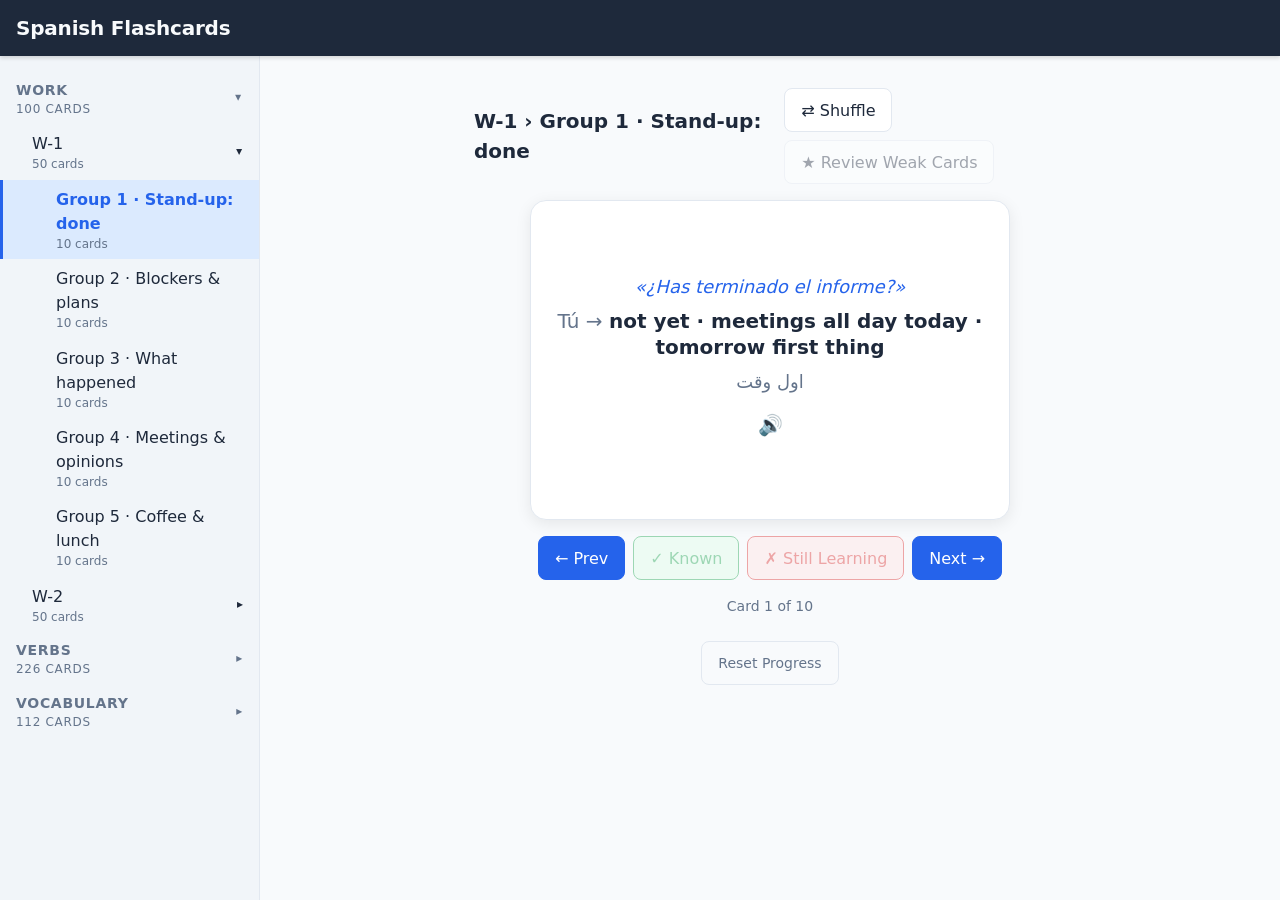
<file: index.html>
<!DOCTYPE html>
<html lang="en">
<head>
  <meta charset="UTF-8">
  <meta name="viewport" content="width=device-width, initial-scale=1.0">
  <title>Spanish Flashcards</title>
  <link rel="stylesheet" href="style.css?v=2">
</head>
<body>

  <header class="app-header">
    <h1 class="app-header__title">Spanish Flashcards</h1>
    <button class="btn btn--nav-toggle" id="nav-toggle" aria-expanded="false" aria-controls="navigator">
      ☰ Decks
    </button>
  </header>

  <div class="app-layout">

    <!-- Navigator: category/subcategory tree, built dynamically by app.js -->
    <nav id="navigator" class="nav" aria-label="Deck navigation">
      <!-- Populated by renderNavigator() -->
    </nav>

    <!-- Mobile nav backdrop overlay -->
    <div id="nav-backdrop" class="nav-backdrop" aria-hidden="true"></div>

    <!-- Viewport: active card and all study controls -->
    <main id="viewport" class="viewport">

      <!-- Deck header: title, review button, shuffle toggle -->
      <div class="deck-header">
        <h2 class="deck-header__title" id="deck-title">
          <!-- Populated by activateDeck() -->
        </h2>
        <div class="deck-header__controls">
          <button
            class="btn btn--shuffle"
            id="btn-shuffle"
            aria-pressed="false"
            title="Shuffle cards"
          >
            ⇄ Shuffle
          </button>
          <button
            class="btn btn--review"
            id="btn-review"
            title="No cards marked as Still Learning in this deck"
          >
            ★ Review Weak Cards
          </button>
        </div>
      </div>

      <!-- Review mode label -->
      <div class="review-mode-label" id="review-mode-label" hidden>
        Review Mode
      </div>

      <!-- Flippable card -->
      <div class="card" id="card" role="button" tabindex="0" aria-label="Flashcard — click or press Space to flip">
        <div class="card__inner">
          <div class="card__front">
            <!-- Front text populated by renderCard() -->
            <p class="card__context" id="card-context" lang="es" hidden></p>
            <p class="card__text" id="card-front-text"></p>
            <p class="card__front-example" id="card-front-example"></p>
            <p class="card__fa" id="card-front-fa" lang="fa" dir="rtl" hidden></p>
            <button class="btn btn--speaker" id="btn-speaker" data-face="front" aria-label="Hear the Spanish" title="Hear the Spanish">
              🔊
            </button>
          </div>
          <div class="card__back">
            <!-- Back text and optional fields populated by renderCard() -->
            <p class="card__text" id="card-back-text"></p>
            <p class="card__example" id="card-example"></p>
            <p class="card__translation" id="card-translation"></p>
            <ul class="card__fa-list" id="card-back-fa" hidden></ul>
            <button class="btn btn--speaker" id="btn-speaker-back" data-face="back" aria-label="Hear the Spanish answer" title="Hear the Spanish answer">
              🔊
            </button>
          </div>
        </div>
      </div>

      <!-- Controls bar: Prev, Next, Known, Still Learning -->
      <div class="controls" id="controls">
        <button class="btn btn--nav-card" id="btn-prev" aria-label="Previous card">
          ← Prev
        </button>
        <button class="btn btn--known" id="btn-known" disabled aria-label="Mark as known">
          ✓ Known
        </button>
        <button class="btn btn--learning" id="btn-learning" disabled aria-label="Mark as still learning">
          ✗ Still Learning
        </button>
        <button class="btn btn--nav-card" id="btn-next" aria-label="Next card">
          Next →
        </button>
      </div>

      <!-- Progress indicator: "Card N of M" -->
      <p class="progress-indicator" id="progress-indicator" aria-live="polite">
        <!-- Populated by renderProgressIndicator() -->
      </p>

      <!-- Reset Progress button -->
      <div class="reset-area">
        <button class="btn btn--reset" id="btn-reset" title="Clear all progress for all decks">
          Reset Progress
        </button>
      </div>

    </main>

  </div>

  <!-- Error region: shown when cards.json fails to load -->
  <div id="error-message" class="error-message" hidden role="alert">
    <!-- Populated by renderError() -->
  </div>

  <script defer src="app.js?v=2"></script>
</body>
</html>
</file>
<file: style.css>
/* ============================================================
   Spanish Flashcard App — style.css
   Mobile-first, vanilla CSS, no external dependencies
   ============================================================ */

/* ------------------------------------------------------------
   1. Custom Properties (design tokens)
   ------------------------------------------------------------ */
:root {
  /* Colors */
  --color-primary:   #2563eb;
  --color-primary-hover: #1d4ed8;
  --color-bg:        #f8fafc;
  --color-card:      #ffffff;
  --color-text:      #1e293b;
  --color-text-muted:#64748b;
  --color-known:     #16a34a;
  --color-known-bg:  #dcfce7;
  --color-learning:  #dc2626;
  --color-learning-bg:#fee2e2;
  --color-due:       #b45309;
  --color-due-bg:    #fef3c7;
  --color-border:    #e2e8f0;
  --color-header-bg: #1e293b;
  --color-header-text:#f8fafc;
  --color-nav-bg:    #f1f5f9;
  --color-nav-active:#dbeafe;
  --color-overlay:   rgba(0, 0, 0, 0.4);

  /* Spacing */
  --space-xs:  4px;
  --space-sm:  8px;
  --space-md:  16px;
  --space-lg:  24px;
  --space-xl:  32px;
  --space-2xl: 48px;

  /* Radii */
  --radius-card:   16px;
  --radius-btn:    8px;
  --radius-badge:  12px;
  --radius-sm:     4px;

  /* Typography */
  --font-base:  system-ui, -apple-system, sans-serif;
  --text-sm:    0.875rem;
  --text-base:  1rem;
  --text-lg:    1.125rem;
  --text-xl:    1.25rem;
  --text-2xl:   1.5rem;
  --text-3xl:   2rem;

  /* Card flip */
  --flip-duration: 400ms;
  --card-perspective: 1000px;

  /* Layout */
  --nav-width: 260px;
  --header-height: 56px;
}

/* ------------------------------------------------------------
   2. Reset & Base
   ------------------------------------------------------------ */
*, *::before, *::after {
  box-sizing: border-box;
  margin: 0;
  padding: 0;
}

html {
  font-size: 16px; /* base — satisfies Req 12.4 */
}

body {
  font-family: var(--font-base);
  font-size: var(--text-base);
  color: var(--color-text);
  background: var(--color-bg);
  min-height: 100vh;
  line-height: 1.5;
}

button {
  font-family: inherit;
  font-size: var(--text-base);
  cursor: pointer;
  border: none;
  background: none;
}

/* ------------------------------------------------------------
   3. App Header
   ------------------------------------------------------------ */
.app-header {
  position: sticky;
  top: 0;
  z-index: 100;
  display: flex;
  align-items: center;
  justify-content: space-between;
  height: var(--header-height);
  padding: 0 var(--space-md);
  background: var(--color-header-bg);
  color: var(--color-header-text);
  box-shadow: 0 2px 4px rgba(0,0,0,0.15);
}

.app-header__title {
  font-size: var(--text-xl);
  font-weight: 700;
  letter-spacing: -0.01em;
}

/* ------------------------------------------------------------
   4. App Layout — mobile-first (375px base)
   ------------------------------------------------------------ */
.app-layout {
  display: flex;
  flex-direction: column;
  min-height: calc(100vh - var(--header-height));
}

/* ------------------------------------------------------------
   5. Navigator — mobile: off-canvas overlay
   ------------------------------------------------------------ */
.nav {
  position: fixed;
  top: var(--header-height);
  left: 0;
  bottom: 0;
  width: var(--nav-width);
  background: var(--color-nav-bg);
  border-right: 1px solid var(--color-border);
  overflow-y: auto;
  padding: var(--space-md) 0;
  z-index: 90;

  /* Hidden off-screen by default on mobile */
  transform: translateX(-100%);
  transition: transform 240ms ease;
}

/* Nav open state (toggled by JS adding .nav--open) */
.nav--open {
  transform: translateX(0);
}

/* Backdrop overlay when nav is open on mobile */
.nav-backdrop {
  display: none;
  position: fixed;
  inset: 0;
  background: var(--color-overlay);
  z-index: 80;
}

.nav-backdrop--visible {
  display: block;
}

/* Category rows */
.nav__category {
  padding: var(--space-sm) var(--space-md);
  font-weight: 600;
  font-size: var(--text-sm);
  text-transform: uppercase;
  letter-spacing: 0.05em;
  color: var(--color-text-muted);
  cursor: pointer;
  display: flex;
  align-items: center;
  justify-content: space-between;
  user-select: none;
  min-height: 44px; /* touch target */
}

.nav__category::after {
  content: '▸';
  font-size: 0.75rem;
  transition: transform 200ms ease;
}

.nav__category--open::after {
  transform: rotate(90deg);
}

/* Subcategory list — hidden until category is open */
.nav__subcategory-list {
  display: none;
  list-style: none;
}

.nav__category--open + .nav__subcategory-list {
  display: block;
}

/* Subcategory rows */
.nav__subcategory {
  display: flex;
  align-items: flex-start;
  justify-content: space-between;
  padding: var(--space-sm) var(--space-md) var(--space-sm) var(--space-xl);
  font-size: var(--text-base);
  color: var(--color-text);
  cursor: pointer;
  min-height: 44px; /* touch target */
  transition: background 150ms ease;
}

.nav__subcategory:hover {
  background: var(--color-border);
}

/* Don't apply hover background to the whole expandable wrapper — only its header row */
.nav__subcategory--expandable:hover {
  background: none;
}

.nav__subcategory--expandable > .nav__label:hover {
  background: var(--color-border);
}

.nav__subcategory--active {
  background: var(--color-nav-active);
  color: var(--color-primary);
  font-weight: 600;
  border-left: 3px solid var(--color-primary);
  padding-left: calc(var(--space-xl) - 3px);
}

/* Expandable subcategory (main sections like P-A1-1) */
.nav__subcategory--expandable {
  flex-direction: column;  /* stack: header row on top, subdeck list below */
  align-items: stretch;
  padding: 0;              /* padding moved to the inner header row */
}

/* Inner header row for expandable items (holds the label + arrow) */
.nav__subcategory--expandable > .nav__label {
  display: flex;
  flex-direction: column;
  padding: var(--space-sm) var(--space-md) var(--space-sm) var(--space-xl);
  min-height: 44px;
  justify-content: center;
  position: relative;
}

.nav__subcategory--expandable > .nav__label::after {
  content: '▸';
  font-size: 0.75rem;
  transition: transform 200ms ease;
  position: absolute;
  right: var(--space-md);
  top: 50%;
  transform: translateY(-50%);
}

.nav__subcategory--open > .nav__label::after {
  transform: translateY(-50%) rotate(90deg);
}

/* Sub-deck list (for groups within sections) */
.nav__subdeck-list {
  display: none;
  list-style: none;
}

.nav__subcategory--open .nav__subdeck-list {
  display: block;
}

/* Sub-deck rows (Group 1, Group 2, etc.) — indented one level deeper than sections */
.nav__subdeck {
  display: flex;
  align-items: flex-start;
  justify-content: space-between;
  padding: var(--space-sm) var(--space-md) var(--space-sm) calc(var(--space-xl) + var(--space-lg));
  font-size: var(--text-base);
  color: var(--color-text);
  cursor: pointer;
  min-height: 44px; /* touch target */
  transition: background 150ms ease;
}

.nav__subdeck:hover {
  background: var(--color-border);
}

.nav__subdeck--active {
  background: var(--color-nav-active);
  color: var(--color-primary);
  font-weight: 600;
  border-left: 3px solid var(--color-primary);
  padding-left: calc(var(--space-xl) + var(--space-lg) - 3px);
}

/* Badge group inside nav subcategory */
.nav__badges {
  display: flex;
  gap: var(--space-xs);
  flex-shrink: 0;
  padding-top: 2px; /* nudge badges to align with the name text */
}

/* Label wrapper — stacks name above count */
.nav__label {
  display: flex;
  flex-direction: column;
  align-items: flex-start;
  gap: 1px;
  min-width: 0;
  flex: 1; /* take available space, leaving room for the arrow */
}

/* Card count label beneath subcategory and category names */
.nav__count {
  font-size: 0.75rem;
  color: var(--color-text-muted);
  font-weight: 400;
  line-height: 1.2;
}

/* ------------------------------------------------------------
   6. Badges
   ------------------------------------------------------------ */
.badge {
  display: inline-flex;
  align-items: center;
  justify-content: center;
  min-width: 22px;
  height: 20px;
  padding: 0 var(--space-xs);
  border-radius: var(--radius-badge);
  font-size: 0.75rem;
  font-weight: 600;
  line-height: 1;
}

.badge--known {
  background: var(--color-known-bg);
  color: var(--color-known);
}

.badge--learning {
  background: var(--color-learning-bg);
  color: var(--color-learning);
}

/* Group due for review (spaced practice hint) */
.badge--due {
  background: var(--color-due-bg);
  color: var(--color-due);
}

.nav__due {
  color: var(--color-due);
  font-weight: 600;
}

/* ------------------------------------------------------------
   7. Viewport — main study area
   ------------------------------------------------------------ */
.viewport {
  flex: 1;
  display: flex;
  flex-direction: column;
  align-items: center;
  padding: var(--space-lg) var(--space-md);
  gap: var(--space-md);
  max-width: 640px;
  width: 100%;
  margin: 0 auto;
}

/* ------------------------------------------------------------
   8. Deck Header
   ------------------------------------------------------------ */
.deck-header {
  width: 100%;
  display: flex;
  flex-direction: column;
  gap: var(--space-sm);
  align-items: flex-start;
}

.deck-header__title {
  font-size: var(--text-xl);
  font-weight: 700;
  color: var(--color-text);
}

.deck-header__controls {
  display: flex;
  gap: var(--space-sm);
  flex-wrap: wrap;
}

/* Review mode label */
.review-mode-label {
  width: 100%;
  text-align: center;
  font-size: var(--text-sm);
  font-weight: 600;
  color: var(--color-primary);
  background: var(--color-nav-active);
  border: 1px solid var(--color-primary);
  border-radius: var(--radius-sm);
  padding: var(--space-xs) var(--space-sm);
}

/* ------------------------------------------------------------
   9. Card — 3D flip
   ------------------------------------------------------------ */
.card {
  width: 100%;
  max-width: 480px;
  perspective: var(--card-perspective); /* Req 4.3 */
  cursor: pointer;
  outline: none;
}

.card:focus-visible {
  outline: 3px solid var(--color-primary);
  outline-offset: 4px;
  border-radius: var(--radius-card);
}

/* Both faces share one grid cell, so the card keeps a 3:2 shape for short
   content but grows to fit the longer face instead of clipping it */
.card__inner {
  display: grid;
  width: 100%;
  aspect-ratio: 3 / 2;
  transform-style: preserve-3d;           /* Req 4.3 */
  transition: transform var(--flip-duration) ease; /* 400ms — within 300–500ms range, Req 4.4 */
  border-radius: var(--radius-card);
}

/* Flipped state */
.card--flipped .card__inner {
  transform: rotateY(180deg);
}

.card__front,
.card__back {
  grid-area: 1 / 1;
  display: flex;
  flex-direction: column;
  align-items: center;
  justify-content: center;
  gap: var(--space-sm);
  padding: var(--space-lg);
  background: var(--color-card);
  border-radius: var(--radius-card);
  border: 1px solid var(--color-border);
  box-shadow: 0 4px 16px rgba(0,0,0,0.08);
  backface-visibility: hidden;            /* Req 4.3 */
  -webkit-backface-visibility: hidden;
}

.card__back {
  transform: rotateY(180deg);             /* Req 4.3 */
}

.card__text {
  font-size: var(--text-2xl);
  font-weight: 700;
  text-align: center;
  color: var(--color-text);
  line-height: 1.3;
}

.card__example {
  font-size: var(--text-base);
  color: var(--color-text-muted);
  text-align: center;
  font-style: italic;
}

.card__front-example {
  font-size: var(--text-base);
  color: var(--color-text-muted);
  text-align: center;
  font-style: italic;
}

.card__translation {
  font-size: var(--text-sm);
  color: var(--color-text-muted);
  text-align: center;
}

/* Dialogue cards: a colleague's line in Spanish, then what you want to say */
.card__context {
  font-size: var(--text-lg);
  font-style: italic;
  color: var(--color-primary);
  text-align: center;
}

.card--dialogue .card__front .card__text {
  font-size: var(--text-xl);
}

.card--dialogue .card__front .card__text::before {
  content: 'Tú → ';
  color: var(--color-text-muted);
  font-weight: 500;
}

/* Persian equivalents of key expressions */
.card__fa {
  font-size: var(--text-lg);
  color: var(--color-text-muted);
  text-align: center;
}

.card__fa-list {
  list-style: none;
  font-size: var(--text-sm);
  color: var(--color-text-muted);
  text-align: center;
}

.card__fa-list [lang="fa"] {
  font-size: var(--text-base);
}

/* ------------------------------------------------------------
   10. Controls Bar
   ------------------------------------------------------------ */
.controls {
  display: flex;
  gap: var(--space-sm);
  flex-wrap: wrap;
  justify-content: center;
  width: 100%;
}

/* ------------------------------------------------------------
   11. Buttons — base + variants
   ------------------------------------------------------------ */
.btn {
  display: inline-flex;
  align-items: center;
  justify-content: center;
  gap: var(--space-xs);
  min-width: 44px;   /* Req 12.3 */
  min-height: 44px;  /* Req 12.3 */
  padding: var(--space-sm) var(--space-md);
  border-radius: var(--radius-btn);
  font-size: var(--text-base);
  font-weight: 500;
  border: 1px solid var(--color-border);
  background: var(--color-card);
  color: var(--color-text);
  transition: background 150ms ease, color 150ms ease, border-color 150ms ease, opacity 150ms ease;
  white-space: nowrap;
}

.btn:hover:not(:disabled) {
  background: var(--color-border);
}

.btn:focus-visible {
  outline: 3px solid var(--color-primary);
  outline-offset: 2px;
}

/* Nav toggle (hamburger) — header */
.btn--nav-toggle {
  background: transparent;
  border-color: rgba(255,255,255,0.3);
  color: var(--color-header-text);
}

.btn--nav-toggle:hover {
  background: rgba(255,255,255,0.1);
}

/* Card nav (Prev / Next) */
.btn--nav-card {
  background: var(--color-primary);
  border-color: var(--color-primary);
  color: #fff;
}

.btn--nav-card:hover:not(:disabled) {
  background: var(--color-primary-hover);
  border-color: var(--color-primary-hover);
}

/* Known */
.btn--known {
  background: var(--color-known-bg);
  border-color: var(--color-known);
  color: var(--color-known);
}

.btn--known:hover:not(:disabled) {
  background: var(--color-known);
  color: #fff;
}

/* Still Learning */
.btn--learning {
  background: var(--color-learning-bg);
  border-color: var(--color-learning);
  color: var(--color-learning);
}

.btn--learning:hover:not(:disabled) {
  background: var(--color-learning);
  color: #fff;
}

/* Shuffle toggle */
.btn--shuffle {
  background: var(--color-card);
  border-color: var(--color-border);
}

.btn--shuffle[aria-pressed="true"] {
  background: var(--color-primary);
  border-color: var(--color-primary);
  color: #fff;
}

/* Review Weak Cards */
.btn--review,
.btn--review-complete {
  background: var(--color-card);
  border-color: var(--color-border);
}

.btn--review:hover:not(:disabled),
.btn--review-complete:hover:not(:disabled) {
  background: var(--color-nav-active);
  border-color: var(--color-primary);
  color: var(--color-primary);
}

/* Speaker */
.btn--speaker {
  background: transparent;
  border: none;
  font-size: var(--text-xl);
  padding: var(--space-xs);
  min-width: 44px;
  min-height: 44px;
}

/* Restart */
.btn--restart {
  background: var(--color-primary);
  border-color: var(--color-primary);
  color: #fff;
}

.btn--restart:hover:not(:disabled) {
  background: var(--color-primary-hover);
}

/* Reset Progress */
.btn--reset {
  background: transparent;
  border-color: var(--color-border);
  color: var(--color-text-muted);
  font-size: var(--text-sm);
}

.btn--reset:hover:not(:disabled) {
  border-color: var(--color-learning);
  color: var(--color-learning);
}

/* Disabled state — Req 9.4 */
.btn--disabled,
.btn:disabled {
  opacity: 0.4;
  cursor: not-allowed;
  pointer-events: none;
}

/* Hide speaker when SpeechSynthesis unavailable — Req 10.3 */
body.no-speech .btn--speaker {
  display: none;
}

/* .btn sets display, which would otherwise override the hidden attribute */
.btn[hidden] {
  display: none;
}

/* ------------------------------------------------------------
   12. Progress Indicator
   ------------------------------------------------------------ */
.progress-indicator {
  font-size: var(--text-sm);
  color: var(--color-text-muted);
  text-align: center;
}

/* ------------------------------------------------------------
   14. Reset Area
   ------------------------------------------------------------ */
.reset-area {
  width: 100%;
  display: flex;
  justify-content: center;
  padding-top: var(--space-sm);
}

/* ------------------------------------------------------------
   15. Error Message
   ------------------------------------------------------------ */
.error-message {
  max-width: 480px;
  margin: var(--space-2xl) auto;
  padding: var(--space-lg);
  background: var(--color-learning-bg);
  border: 1px solid var(--color-learning);
  border-radius: var(--radius-card);
  color: var(--color-learning);
  font-size: var(--text-base);
  text-align: center;
}

/* ------------------------------------------------------------
   16. Desktop layout — @media (min-width: 768px)
   ------------------------------------------------------------ */
@media (min-width: 768px) {
  /* Nav becomes a persistent sidebar — Req 12.5 */
  .nav {
    position: sticky;
    top: var(--header-height);
    height: calc(100vh - var(--header-height));
    transform: translateX(0); /* always visible */
    flex-shrink: 0;
    width: var(--nav-width);
  }

  /* Hide the hamburger toggle on desktop */
  .btn--nav-toggle {
    display: none;
  }

  /* Side-by-side layout */
  .app-layout {
    flex-direction: row;
    align-items: flex-start;
  }

  /* Viewport fills remaining space */
  .viewport {
    padding: var(--space-xl) var(--space-lg);
  }

  /* Deck header goes horizontal */
  .deck-header {
    flex-direction: row;
    align-items: center;
    justify-content: space-between;
  }
}
</file>
